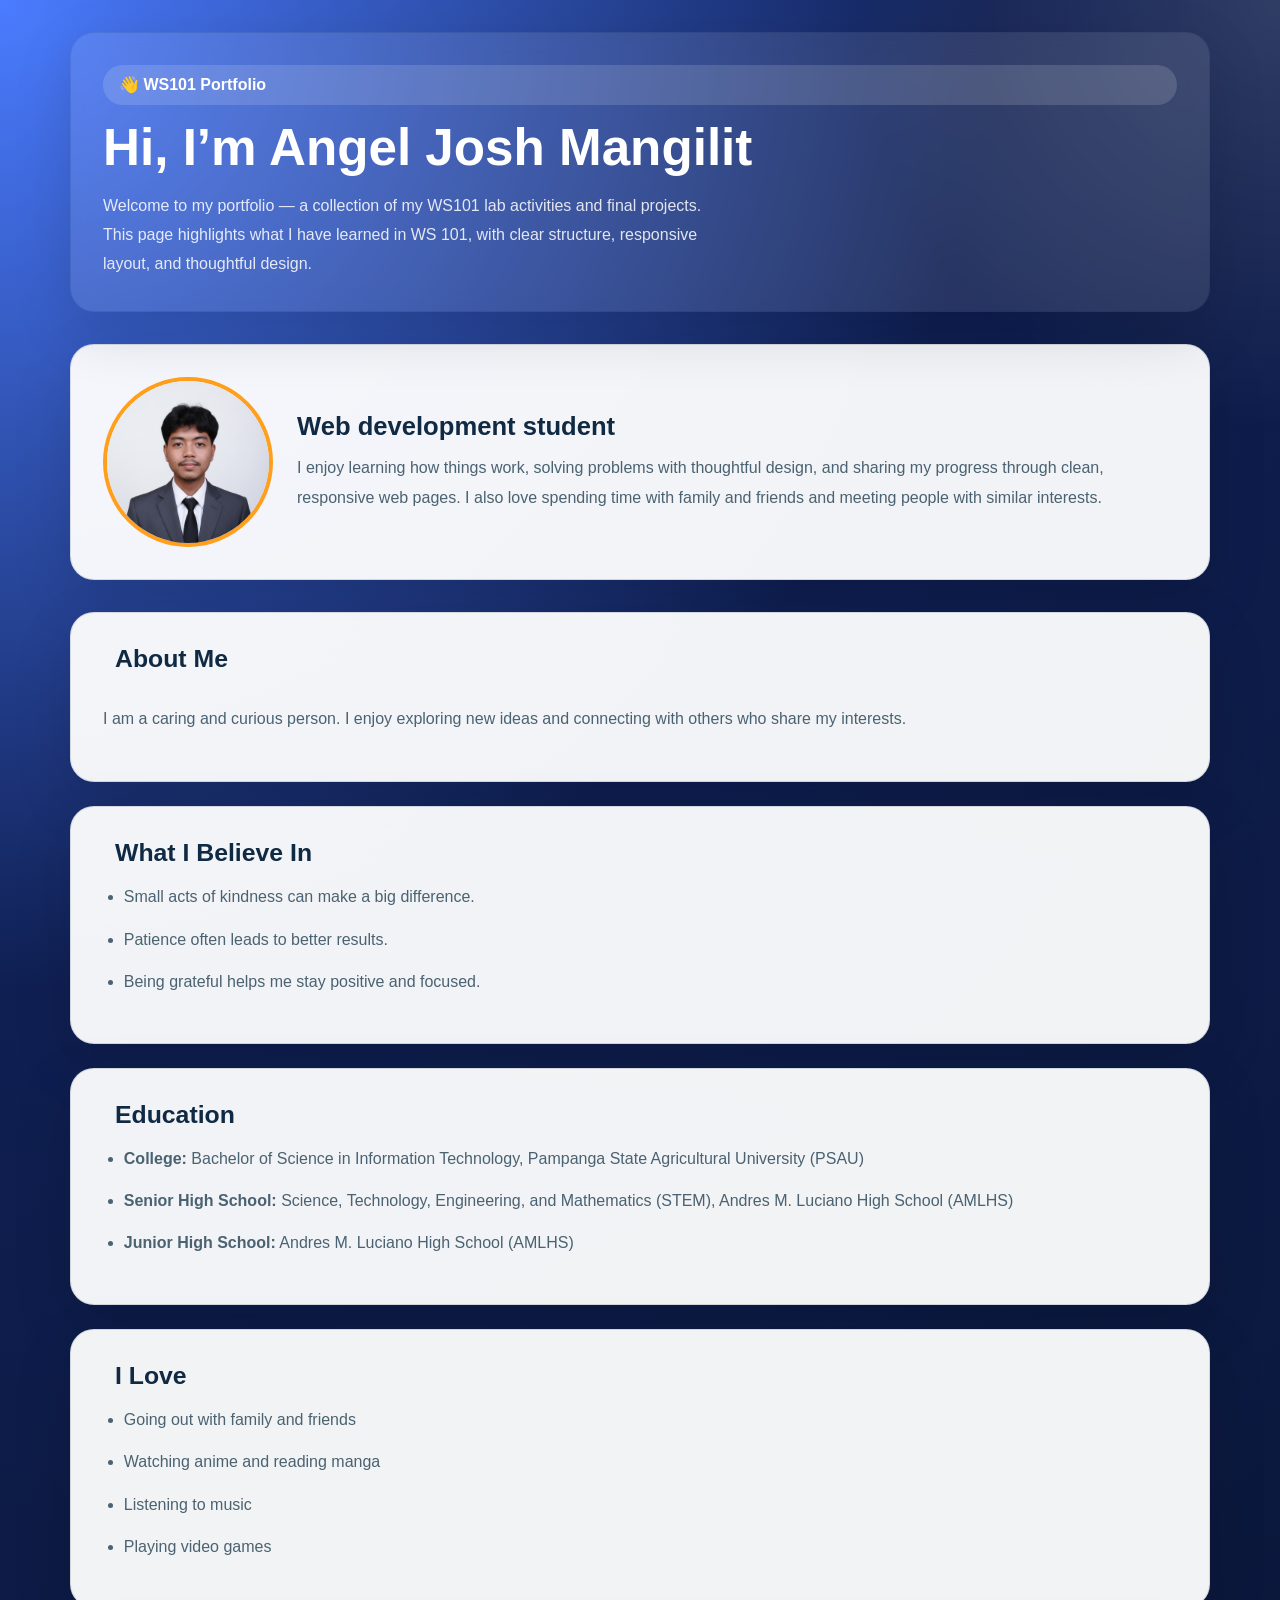
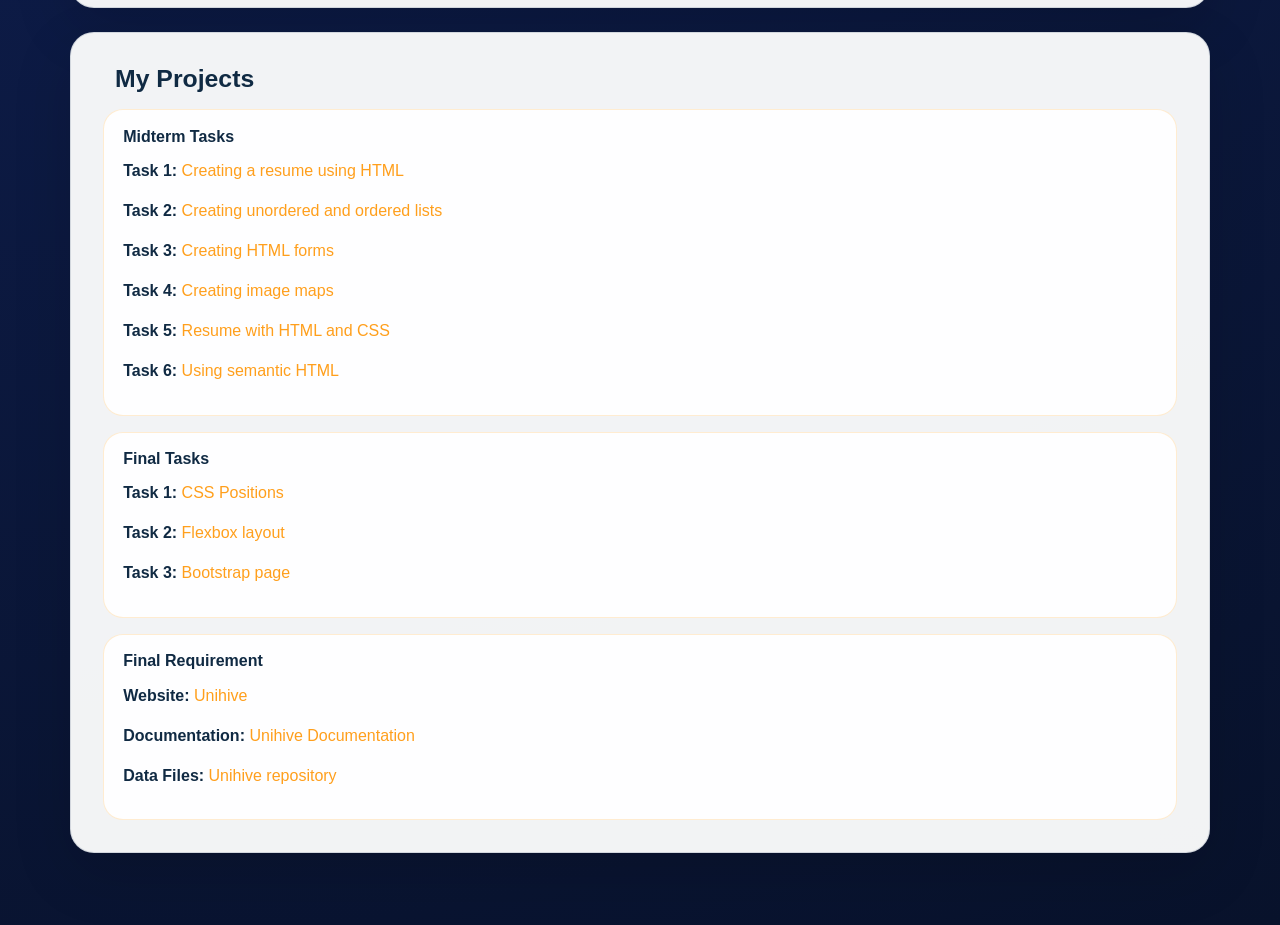
<file: index.html>
<!DOCTYPE html>
<html lang="en">
<head>
<meta charset="UTF-8">
<meta name="viewport" content="width=device-width, initial-scale=1.0">
<title>Angel Josh Mangilit | Portfolio</title>
<meta name="description" content="Portfolio of Angel Josh Mangilit showcasing WS101 lab activities and final projects.">

<style>
    :root {
        --bg: #0f1f52;
        --surface: rgba(255,255,255,0.95);
        --surface-soft: rgba(255,255,255,0.85);
        --accent: #ff9f1c;
        --accent-soft: #ffca7a;
        --text: #102a43;
        --text-muted: #4a6271;
        --border: rgba(15,45,78,0.14);
        --radius: 24px;
        --shadow: 0 20px 60px rgba(0,0,0,0.14);
    }

    * {
        box-sizing: border-box;
    }

    html {
        scroll-behavior: smooth;
    }

    body {
        margin: 0;
        min-height: 100vh;
        font-family: Inter, 'Segoe UI', Arial, sans-serif;
        color: var(--text);
        background: radial-gradient(circle at top left, #4b7cff 0%, #0f1f52 35%, #08122b 100%);
    }

    body::before {
        content: '';
        position: fixed;
        inset: 0;
        background: radial-gradient(circle at top right, rgba(255,255,255,0.14), transparent 28%);
        pointer-events: none;
    }

    img {
        display: block;
        max-width: 100%;
    }

    a {
        color: var(--accent);
        text-decoration: none;
        transition: color 180ms ease;
    }

    a:hover,
    a:focus {
        color: #ffd17a;
    }

    .page {
        width: min(1140px, calc(100% - 2rem));
        margin: 0 auto;
        padding: 2rem 0 3rem;
    }

    .site-header {
        display: grid;
        gap: 1.1rem;
        margin-bottom: 2rem;
        padding: 2rem;
        border: 1px solid var(--border);
        border-radius: var(--radius);
        background: rgba(255,255,255,0.1);
        backdrop-filter: blur(10px);
        box-shadow: var(--shadow);
    }

    .hero-badge {
        display: inline-flex;
        align-items: center;
        gap: 0.6rem;
        padding: 0.65rem 1rem;
        border-radius: 999px;
        background: rgba(255,255,255,0.14);
        color: #fff;
        font-weight: 700;
    }

    .site-header h1 {
        font-size: clamp(2.25rem, 4vw, 3.6rem);
        line-height: 1.02;
        margin: 0;
        color: #fff;
    }

    .site-header p {
        margin: 0;
        max-width: 68ch;
        color: rgba(255,255,255,0.86);
        line-height: 1.8;
        font-size: 1rem;
    }

    .profile-card {
        display: grid;
        grid-template-columns: 170px minmax(0, 1fr);
        gap: 1.5rem;
        align-items: center;
        padding: 2rem;
        margin-bottom: 2rem;
        background: var(--surface);
        border: 1px solid var(--border);
        border-radius: var(--radius);
        box-shadow: var(--shadow);
    }

    .profile-avatar {
        width: 170px;
        aspect-ratio: 1;
        border-radius: 50%;
        object-fit: cover;
        border: 4px solid var(--accent);
    }

    .profile-copy h2 {
        margin: 0 0 0.75rem;
        line-height: 1.2;
        font-size: clamp(1.6rem, 2vw, 2.2rem);
        color: var(--text);
    }

    .profile-copy p {
        margin: 0;
        color: var(--text-muted);
        line-height: 1.85;
    }

    .section-card {
        margin-bottom: 1.5rem;
        padding: 2rem;
        background: var(--surface);
        border-radius: var(--radius);
        border: 1px solid var(--border);
        box-shadow: var(--shadow);
    }

    .section-card h2 {
        margin: 0 0 1rem;
        display: inline-flex;
        align-items: center;
        gap: 0.75rem;
        font-size: 1.55rem;
        color: var(--text);
    }

    .section-card h2::before {
        content: attr(data-icon);
        font-size: 1.4rem;
    }

    .section-card p,
    .section-card li {
        color: var(--text-muted);
        line-height: 1.8;
    }

    .section-card ul {
        margin: 0;
        padding-left: 1.3rem;
    }

    .section-card li {
        margin-bottom: 0.85rem;
    }

    .projects-grid {
        display: grid;
        gap: 1rem;
    }

    .project-card {
        padding: 1.1rem 1.2rem;
        border-radius: 20px;
        background: rgba(255,255,255,0.92);
        border: 1px solid rgba(255,159,28,0.2);
    }

    .project-card strong {
        display: inline-block;
        margin-bottom: 0.35rem;
        color: var(--text);
    }

    .project-card p {
        margin: 0.35rem 0;
        color: var(--text-muted);
    }

    .site-footer {
        margin-top: 2rem;
        padding-top: 0.75rem;
        color: rgba(255,255,255,0.75);
        font-size: 0.95rem;
        text-align: center;
    }

    @media (max-width: 760px) {
        .profile-card {
            grid-template-columns: 1fr;
            text-align: center;
        }

        .profile-copy {
            display: grid;
            place-items: center;
        }

        .profile-copy h2 {
            text-align: center;
        }
    }
</style>
</head>
<body>
<div class="page">
    <header class="site-header">
        <span class="hero-badge">👋 WS101 Portfolio</span>
        <h1>Hi, I’m Angel Josh Mangilit</h1>
        <p>Welcome to my portfolio — a collection of my WS101 lab activities and final projects. This page highlights what I have learned in WS 101, with clear structure, responsive layout, and thoughtful design.</p>
    </header>

    <section class="profile-card">
        <img src="images/Josh.png" alt="Portrait of Angel Josh Mangilit" class="profile-avatar">
        <div class="profile-copy">
            <h2>Web development student</h2>
            <p>I enjoy learning how things work, solving problems with thoughtful design, and sharing my progress through clean, responsive web pages. I also love spending time with family and friends and meeting people with similar interests.</p>
        </div>
    </section>

    <main>
        <article class="section-card" id="about-me" data-icon="🙎‍♂️">
            <h2>About Me</h2>
            <p>I am a caring and curious person. I enjoy exploring new ideas and connecting with others who share my interests.</p>
        </article>

        <article class="section-card" id="believe-in" data-icon="💡">
            <h2>What I Believe In</h2>
            <ul>
                <li>Small acts of kindness can make a big difference.</li>
                <li>Patience often leads to better results.</li>
                <li>Being grateful helps me stay positive and focused.</li>
            </ul>
        </article>

        <article class="section-card" id="education" data-icon="🎓">
            <h2>Education</h2>
            <ul>
                <li><strong>College:</strong> Bachelor of Science in Information Technology, Pampanga State Agricultural University (PSAU)</li>
                <li><strong>Senior High School:</strong> Science, Technology, Engineering, and Mathematics (STEM), Andres M. Luciano High School (AMLHS)</li>
                <li><strong>Junior High School:</strong> Andres M. Luciano High School (AMLHS)</li>
            </ul>
        </article>

        <article class="section-card" id="i-love" data-icon="❤️">
            <h2>I Love</h2>
            <ul>
                <li>Going out with family and friends</li>
                <li>Watching anime and reading manga</li>
                <li>Listening to music</li>
                <li>Playing video games</li>
            </ul>
        </article>

        <article class="section-card" id="my-projects" data-icon="📂">
            <h2>My Projects</h2>
            <div class="projects-grid">
                <div class="project-card">
                    <strong>Midterm Tasks</strong>
                    <p><strong>Task 1:</strong> <a href="Midterm Lab Task 1/Resume.html" target="_blank">Creating a resume using HTML</a></p>
                    <p><strong>Task 2:</strong> <a href="Midterm Lab Task 2/ul and ol .html" target="_blank">Creating unordered and ordered lists</a></p>
                    <p><strong>Task 3:</strong> <a href="Midterm Lab Task 3/HTML_Forms.html" target="_blank">Creating HTML forms</a></p>
                    <p><strong>Task 4:</strong> <a href="Midterm Lab Task 4/Image Maps.html" target="_blank">Creating image maps</a></p>
                    <p><strong>Task 5:</strong> <a href="Midterm Lab Task 5/Resume2.html" target="_blank">Resume with HTML and CSS</a></p>
                    <p><strong>Task 6:</strong> <a href="Midterm Lab Task 6/LabTask6-1.html" target="_blank">Using semantic HTML</a></p>
                </div>

                <div class="project-card">
                    <strong>Final Tasks</strong>
                    <p><strong>Task 1:</strong> <a href="Final Task 1/CSS Positions.html" target="_blank">CSS Positions</a></p>
                    <p><strong>Task 2:</strong> <a href="Final Task 2/FlexBox.html" target="_blank">Flexbox layout</a></p>
                    <p><strong>Task 3:</strong> <a href="Final Task 3/Bootstrap.html" target="_blank">Bootstrap page</a></p>
                </div>

                <div class="project-card">
                    <strong>Final Requirement</strong>
                    <p><strong>Website:</strong> <a href="https://jlagorto1984-tech.github.io/Unihive/" target="_blank">Unihive</a></p>
                    <p><strong>Documentation:</strong> <a href="https://drive.google.com/drive/folders/1v2Meu2Tu0Sh5iAyBQ-KaigyZbeSigam3l?usp=sharing" target="_blank">Unihive Documentation</a></p>
                    <p><strong>Data Files:</strong> <a href="https://github.com/jlagorto1984-tech/Unihive.git" target="_blank">Unihive repository</a></p>
                </div>
            </div>
        </article>
    </main>

</div>
</body>
</html>
</file>
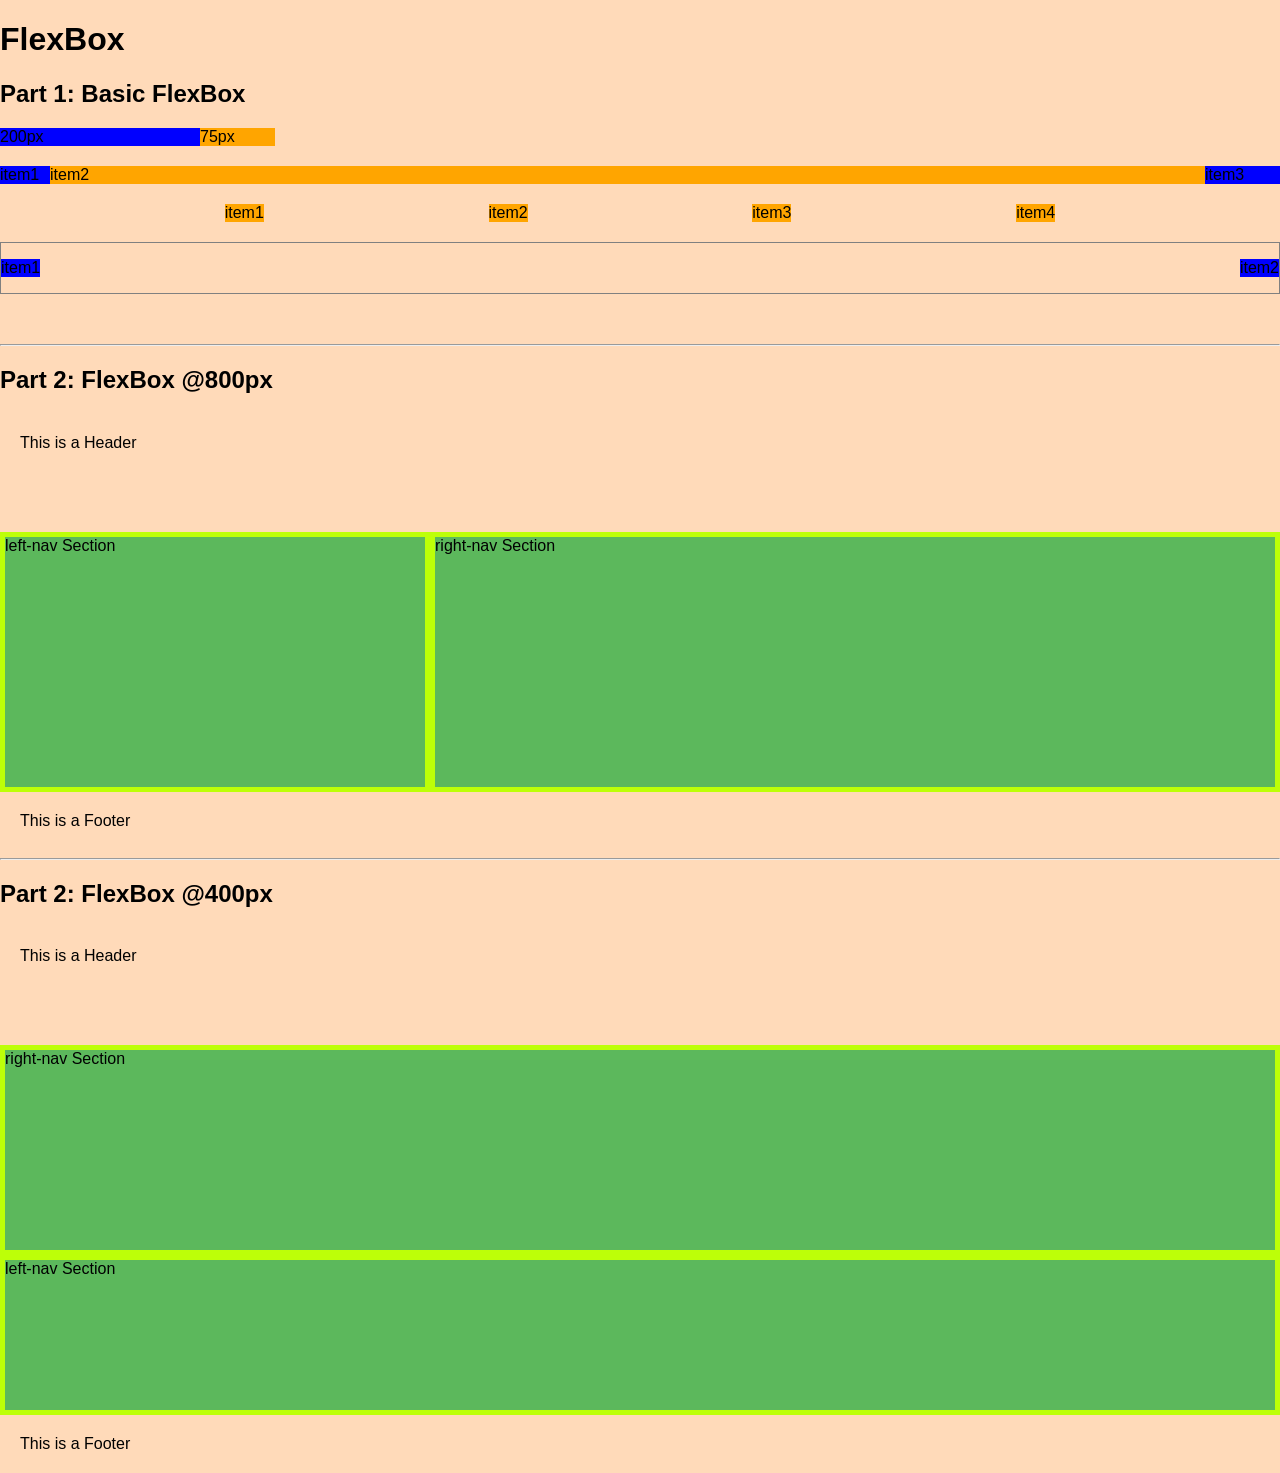
<file: Final Task 2/FlexBox.html>
<!DOCTYPE html>
<html lang="en">
<head>
    <meta charset="UTF-8">
    <meta name="viewport" content="width=device-width, initial-scale=1.0">
    <title>FlexBox</title>

<style>
    /* PART 1 */
    .flex-container1 {
        display: flex;
        flex-direction: row;
    }

    .flex-container2 {
        display: flex;
        flex-direction: row;
        justify-content: space-evenly;
    }

    .flex-container3 {
        display: flex;
        justify-content: space-between;
        height: 50px;
        border: 1px solid gray;
        align-items: center;
    }

    /* PART 2 @800 */
    .container2 {
        display: flex;
        flex-direction: column;
    }

    body{
        margin: 0;
        font-family: Arial, sans-serif;
        background-color: peachpuff;
    }

    .header2, .footer2 {
        text-align: left;
        padding: 20px;
    }

    .header2 {
        top: 0;
    }

    .footer2 {
        bottom: 0;
    }

    .main-container2 {
        display: flex;
        margin-top: 60px; /* Account for fixed header */
    }
    .left-nav2 {
        flex: 1;
    }
    .right-nav2 {
        flex: 2;
    }

    .section2 {
        background-color: #5cb85c;
        border: 2px solid #bdff08;
        height: 250px;
    }

    .left-nav2, .right-nav2 {
        background-color: #5cb85c;
        border: 5px solid #bdff08;
        height: 250px;
    }

    @media (max-width: 800px) {
        .main-container2 {
            flex-direction: column;
        }
        .left-nav2, .right-nav2 {
            width: 100%;
            height: 200px;
        }
    }

    /* PART 2 @400 */
    .header3, .footer3 {
        text-align: left;
        padding: 20px;
    }

    .header3 {
        top: 0;
    }

    .footer3 {
        bottom: 0;
    }

    .main-container3 {
        display: flex;
        margin-top: 60px; /* Account for fixed header */
        flex-direction: column-reverse;
    }

    .section3 {
        background-color: #5cb85c;
        border: 2px solid #bdff08;
    }

    .left-nav3{
        background-color: #5cb85c;
        border: 5px solid #bdff08;
        height: 150px;
    }
    .right-nav3 {
        background-color: #5cb85c;
        border: 5px solid #bdff08;
        height: 200px;
    }

    @media (max-width: 400px) {
        .main-container3 {
            flex-direction: row;
        }
        .left-nav3{
            flex: 1;
            height: 150px;
        }
        .right-nav3 {
            flex: 2;
            height: 150px;
        }
    }
</style>
</head>
<body>
    <h1>FlexBox</h1>

    <!-- PART 1 -->
    <h2>Part 1: Basic FlexBox</h2>
    <div class="flex-container1">
        <div style="background-color: blue; width: 200px;">
            200px
        </div>
        <div style="background-color: orange; width: 75px;">
            75px
        </div>
    </div>

    <div class="flex-container1" style="margin-top: 20px;">
        <div style="background-color: blue; width: 50px;">item1</div>
        <div style="background-color: orange; flex: 1;">item2</div>
        <div style="background-color: blue; width: 75px;">item3</div>
    </div>

    <div class="flex-container2" style="margin-top: 20px;">
        <div style="background-color: orange;">item1</div> 
        <div style="background-color: orange;">item2</div> 
        <div style="background-color: orange;">item3</div> 
        <div style="background-color: orange;">item4</div>
    </div>

    <div class="flex-container3" style="margin-top: 20px; margin-bottom: 50px;">
        <div style="background-color: blue;">item1</div>
        <div style="background-color: blue;">item2</div> 
    </div>

    <hr>

    <!-- PART 2 @800 -->
    <h2>Part 2: FlexBox @800px</h2>
    <header class="header2">This is a Header</header>
    
    <div class="container2">
        <div class="main-container2">
            <section class="left-nav2">left-nav Section</section>
            <section class="right-nav2">right-nav Section</section>
        </div>
        <footer class="footer2">This is a Footer</footer>
    </div>

    <hr>

    <!-- PART 2 @400 -->
    <h2>Part 2: FlexBox @400px</h2>
    <header class="header3">This is a Header</header>
    
    <div class="main-container3">
        <section class="left-nav3">left-nav Section</section>
        <section class="right-nav3">right-nav Section</section>
    </div>

    <footer class="footer3">This is a Footer</footer>
    
</body>
</html>
</file>
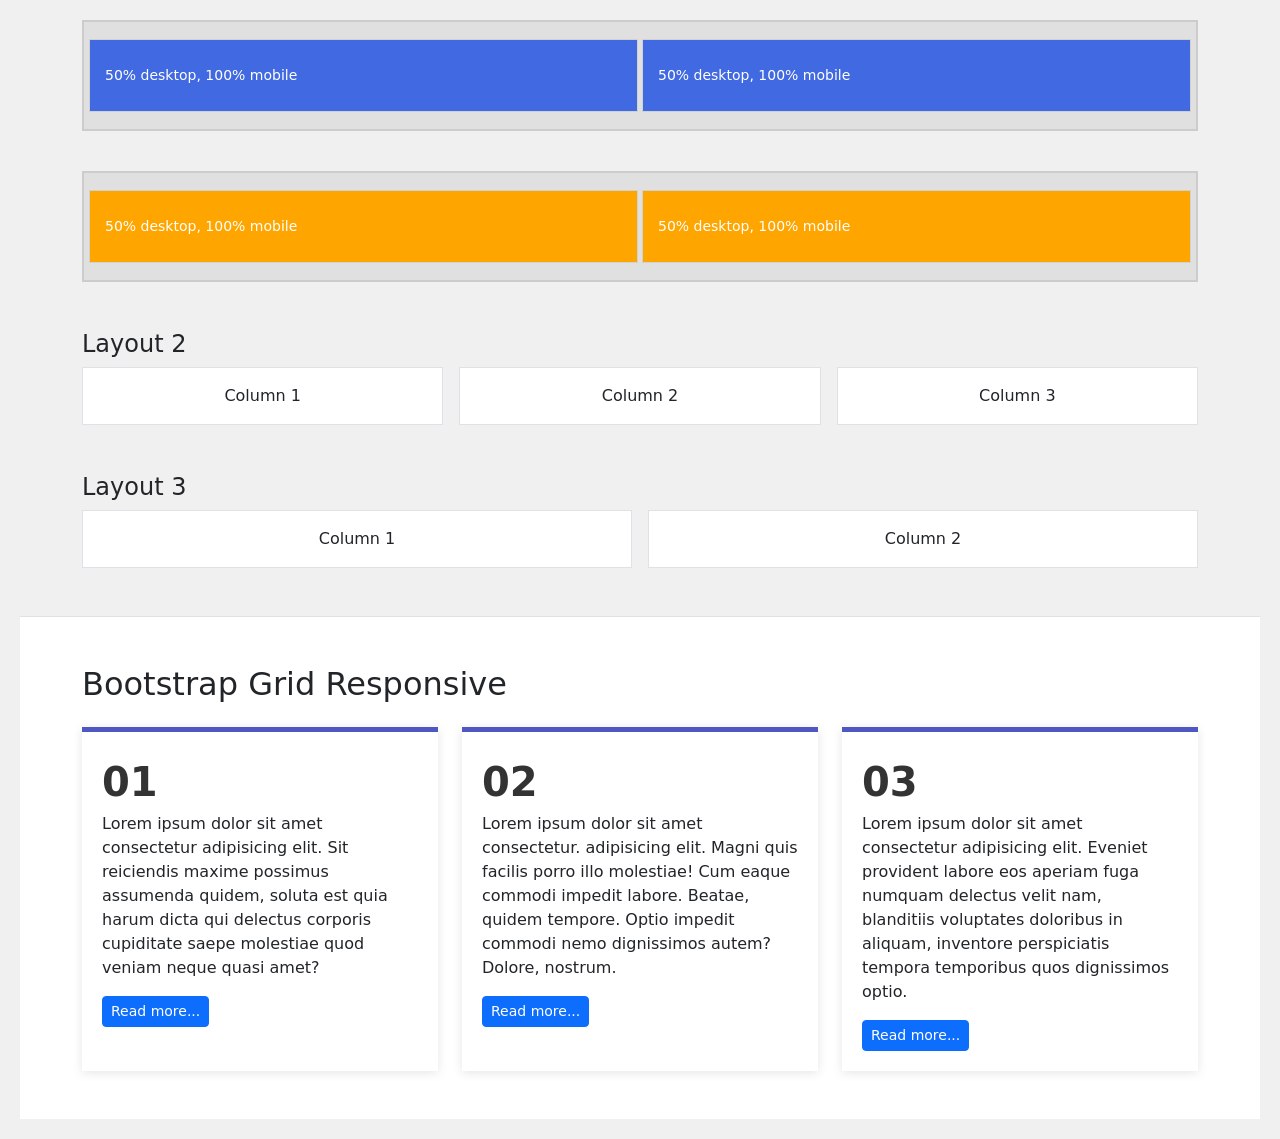
<file: Final Task 3/Bootstrap.html>
<!DOCTYPE html>
<html lang="en">
<head>
    <meta charset="UTF-8">
    <meta name="viewport" content="width=device-width, initial-scale=1.0">
    <title>Bootstrap Finals Task 3</title>
    <link href="https://cdn.jsdelivr.net/npm/bootstrap@5.3.0/dist/css/bootstrap.min.css" rel="stylesheet">
    
    <style>
        /* General styling to match the image background */
        body {
            background-color: #f0f0f0;
            padding: 20px;
        }

        /* Container styling to match the light grey wrappers in the image  */
        .layout-wrapper {
            background-color: #e0e0e0;
            padding: 15px;
            border: 2px solid #ccc;
            margin-bottom: 40px;
        }

        
        .box-green {
            background-color: royalblue;
            color: white;
            padding: 25px 15px;
            border: 1px solid #d1d1d1;
            font-size: 14px;
        }

        
        .box-purple {
            background-color: orange; /* Purple from image */
            color: white;
            padding: 25px 15px;
            border: 1px solid #d1d1d1;
            font-size: 14px;
        }

        /* Column spacing fix to replicate the thin gutters in the image */
        .row.tight-gutter > [class*='col-'] {
            padding-right: 2px;
            padding-left: 2px;
            padding-top: 2px;
            padding-bottom: 2px;
        }

        /* Card Styling for Layout 4 [cite: 24] */
        .custom-card {
            background: #fff;
            border-top: 5px solid #4f57c2;
            box-shadow: 0 2px 10px rgba(0,0,0,0.1);
            padding: 20px;
            height: 100%;
        }
        .card-num {
            font-size: 2.5rem;
            font-weight: bold;
            color: #333;
        }
    </style>
</head>
<body>

<div class="container">
    <div class="layout-wrapper">
        <div class="row tight-gutter">
            <div class="col-12 col-md-6">
                <div class="box-green">50% desktop, 100% mobile</div>
            </div>
            <div class="col-12 col-md-6">
                <div class="box-green">50% desktop, 100% mobile</div>
            </div>
        </div>
    </div>

    <div class="layout-wrapper">
        <div class="row tight-gutter">
            <div class="col-12 col-md-6">
                <div class="box-purple">50% desktop, 100% mobile</div>
            </div>
            <div class="col-12 col-md-6">
                <div class="box-purple">50% desktop, 100% mobile</div>
            </div>
        </div>
    </div>

    <h4 class="mt-5">Layout 2</h4>
    <div class="row g-3 mb-5 text-center">
        <div class="col-12 col-md-4"><div class="p-3 border bg-white">Column 1</div></div>
        <div class="col-12 col-md-4"><div class="p-3 border bg-white">Column 2</div></div>
        <div class="col-12 col-md-4"><div class="p-3 border bg-white">Column 3</div></div>
    </div>

    <h4>Layout 3</h4>
    <div class="row g-3 mb-5 text-center">
        <div class="col-12 col-md-6"><div class="p-3 border bg-white">Column 1</div></div>
        <div class="col-12 col-md-6"><div class="p-3 border bg-white">Column 2</div></div>
    </div>
</div>

<div class="container-fluid py-5 bg-white border-top">
    <div class="container">
        <h2 class="mb-4">Bootstrap Grid Responsive</h2>
        <div class="row g-4">
            <div class="col-12 col-md-6 col-lg-4">
                <div class="custom-card">
                    <div class="card-num">01</div>
                    <p>Lorem ipsum dolor sit amet consectetur adipisicing elit. Sit reiciendis maxime possimus assumenda quidem, soluta est quia harum dicta qui delectus corporis cupiditate saepe molestiae quod veniam neque quasi amet?</p>
                    <button class="btn btn-primary btn-sm">Read more...</button>
                </div>
            </div>

            <div class="col-12 col-md-6 col-lg-4">
                <div class="custom-card">
                    <div class="card-num">02</div>
                    <p>Lorem ipsum dolor sit amet consectetur. adipisicing elit. Magni quis facilis porro illo molestiae! Cum eaque commodi impedit labore. Beatae, quidem tempore. Optio impedit commodi nemo dignissimos autem? Dolore, nostrum.</p>
                    <button class="btn btn-primary btn-sm">Read more...</button>
                </div>
            </div>

            <div class="col-12 col-md-12 col-lg-4">
                <div class="custom-card">
                    <div class="card-num">03</div>
                    <p>Lorem ipsum dolor sit amet consectetur adipisicing elit. Eveniet provident labore eos aperiam fuga numquam delectus velit nam, blanditiis voluptates doloribus in aliquam, inventore perspiciatis tempora temporibus quos dignissimos optio.</p>
                    <button class="btn btn-primary btn-sm">Read more...</button>
</div>
            </div>
        </div>
    </div>
</div>

</body>
</html>
</file>
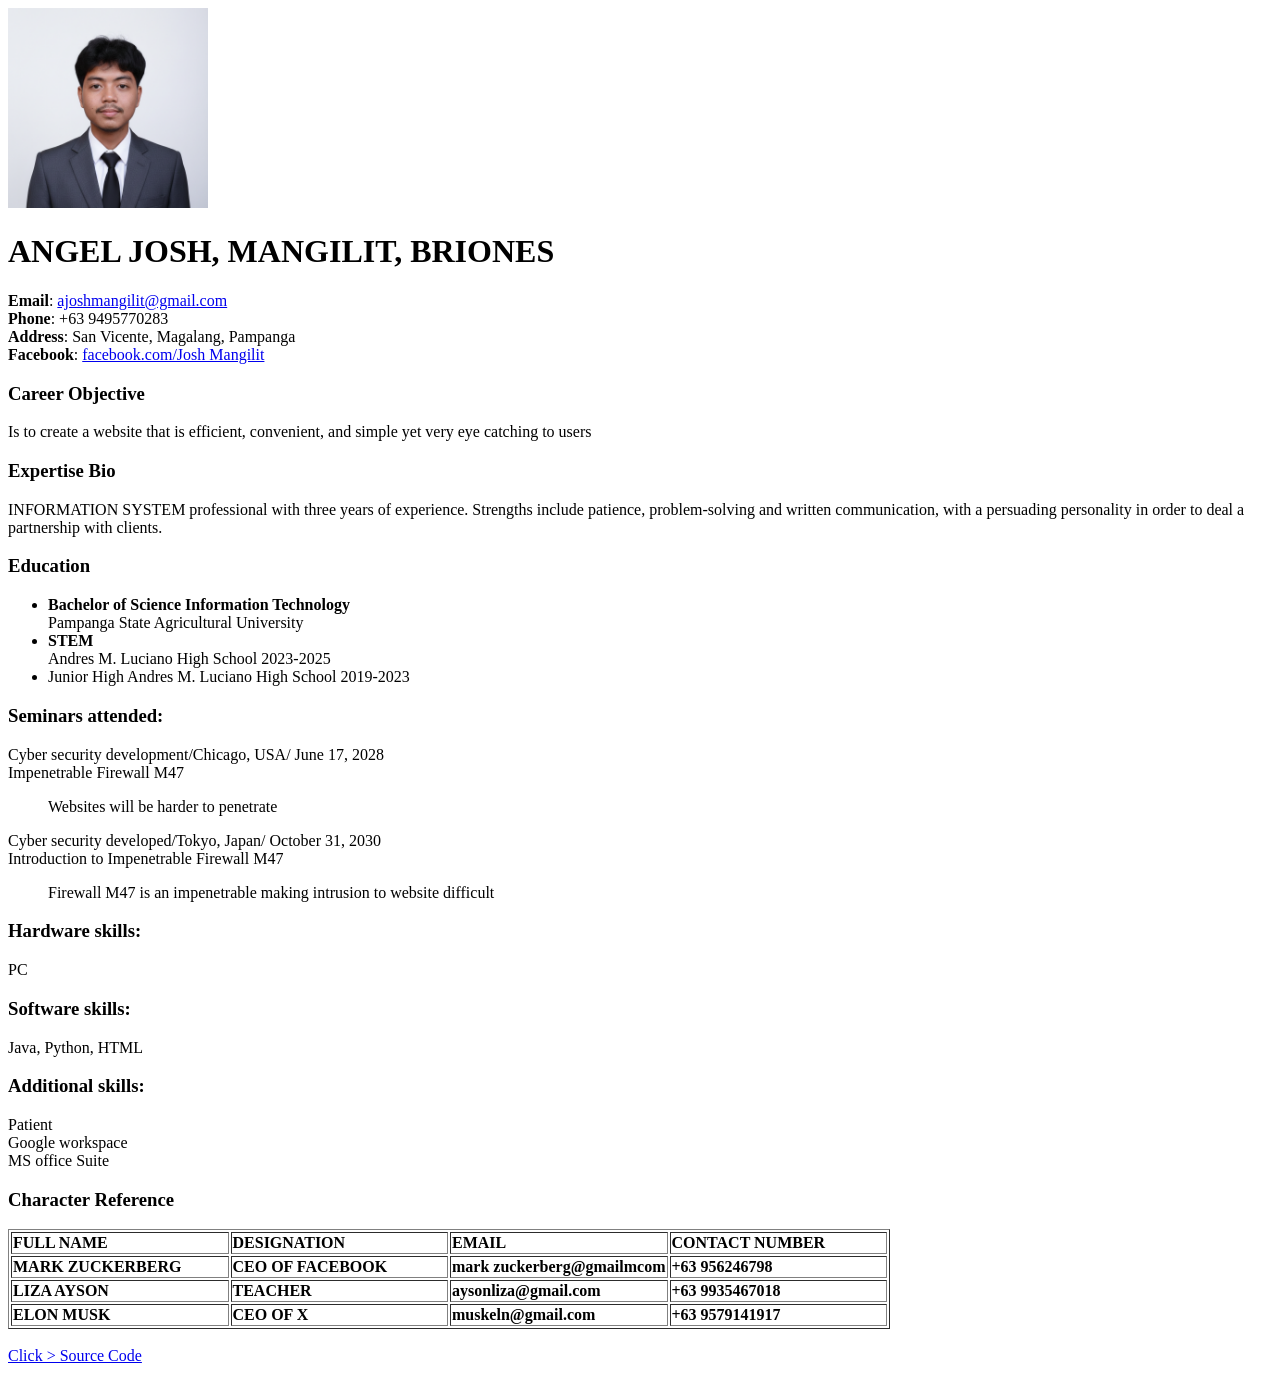
<file: Midterm Lab Task 1/Joshiwashi.html>
<!DOCTYPE html>

<html>

<head>
  <meta http-equiv="CONTENT-TYPE" content="text/html; charset=UTF-8">
  <title>Resume</title>
</head>

<body>
  <img src="Josh.png" width="200" height="200">


  <h1>
    <b>ANGEL JOSH, MANGILIT, BRIONES</b>
  </h1>

  <p>
    <b>Email</b>: <a href="mailto:ajoshmangilit@gmail.com">ajoshmangilit@gmail.com</a><br>
    <b>Phone</b>: +63 9495770283<br>
    <b>Address</b>: San Vicente, Magalang, Pampanga<br>
    <b>Facebook</b>: <a href="https://www.facebook.com/share/1KtcSSVsGE/">facebook.com/Josh Mangilit</a><br>
  </p>

  <h3><b>Career Objective</b></h3>
  <p>Is to create a website that is efficient, convenient, and simple yet very eye catching to users</p>
  <h3><b>Expertise Bio</b></h3>
  <p>
    INFORMATION SYSTEM professional with three years of experience. Strengths include patience, problem-solving and
    written communication, with a persuading personality in order to deal a partnership with clients.
  </p>
  <h3><b>Education</b></h3>
  <ul style="circle">
    <li><b>Bachelor of Science Information Technology</b><br> Pampanga State Agricultural University</li>
    <li><b>STEM</b><br> Andres M. Luciano High School 2023-2025</li>
    <li>Junior High Andres M. Luciano High School 2019-2023</li>
  </ul>
  <h3><b>Seminars attended:</b></h3>
  <p>
    Cyber security development/Chicago, USA/ June 17, 2028<br>
    Impenetrable Firewall M47<br>
  <ul>
    Websites will be harder to penetrate
  </ul>
  </p>
  <p>
    Cyber security developed/Tokyo, Japan/ October 31, 2030<br>
    Introduction to Impenetrable Firewall M47<br>
  <ul>
    Firewall M47 is an impenetrable making intrusion to website difficult
  </ul>
  </p>
  <h3><b>Hardware skills:</b></h3>
  <p>PC</p>
  <h3><b>Software skills:</b></h3>
  <p>Java, Python, HTML</p>
  <h3><b>Additional skills:</b></h3>

  <p>Patient<br>
    Google workspace<br>
    MS office Suite<br>
  </p>
  <h3><b>Character Reference</b></h3>
  <table border="1px">
    <tr>
      <td width="25%"><b>FULL NAME</b></td>
      <td width="25%"><b>DESIGNATION</b></td>
      <td width="25%"><b>EMAIL</b></td>
      <td widtb="25%"><b>CONTACT NUMBER</b></td>
    </tr>
    <tr>
      <td width="25%"><b>MARK ZUCKERBERG</b></td>
      <td width="25%"><b>CEO OF FACEBOOK</b></td>
      <td width="25%"><b>mark zuckerberg@gmailmcom</b></td>
      <td widtb="25%"><b>+63 956246798</b></td>
    </tr>
    <tr>
      <td width="25%"><b>LIZA AYSON</b></td>
      <td width="25%"><b>TEACHER</b></td>
      <td width="25%"><b>aysonliza@gmail.com</b></td>
      <td widtb="25%"><b>+63 9935467018</b></td>
    </tr>
    <tr>
      <td width="25%"><b>ELON MUSK</b></td>
      <td width="25%"><b>CEO OF X</b></td>
      <td width="25%"><b>muskeln@gmail.com</b></td>
      <td widtb="25%"><b>+63 9579141917</b></td>
    </tr>
  </table>
  <br>
<a href="code.png">Click > Source Code</a>
</body>
</html>
</file>
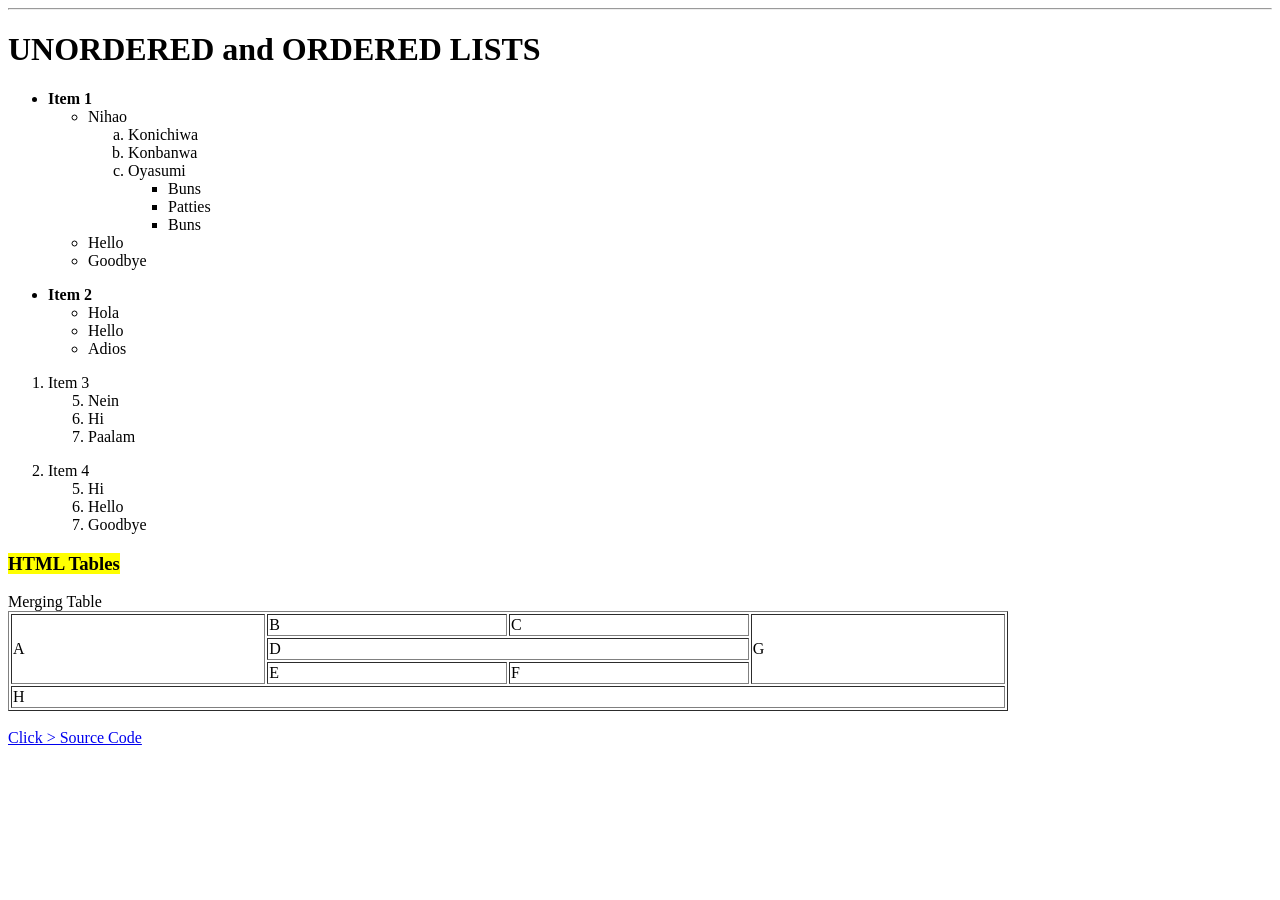
<file: Midterm Lab Task 2/ul and ol .html>
<!DOCTYPE html>

<html>
<head>
  <meta http-equiv="CONTENT-TYPE" content="text/html; charset=UTF-8">
  <title>Nested table</title>
</head>
<hr>
<body>
	<h1>UNORDERED and ORDERED LISTS</h1>
	  
  <ul>
	 <li><b>Item 1</b></li>
	 <ul>
	  <li>Nihao</li>
	   <ol type="a">
	     <li>Konichiwa</li>
	     <li>Konbanwa</li>
	     <li>Oyasumi</li>
	   
	      <ul type="box">
	      	<li>Buns</li>
	      	<li>Patties</li>
	      	<li>Buns</li>
	      </ul>
	    </ol>
	  <li>Hello</li>
		<li>Goodbye</li>
	 </ul>
	</ul>
	
	<ul>
		<li><b>Item 2</b></li>
		<ul>
			<li>Hola</li>
			<li>Hello</li>
			<li>Adios</li>
		</ul>
	</ul>
	
	<ol>
		<li>Item 3</li>
		<ol start="5">
			<li>Nein</li>
			<li>Hi</li>
			<li>Paalam</li>
		</ol>
	</ol>
	
	<ol start="2">
		<li>Item 4</li>
		<ol start="5">
			<li>Hi</li>
			<li>Hello</li>
			<li>Goodbye</li>
		</ol>
	</ol>
	
	<h3><mark>HTML Tables</mark></h3>
	<body>
		<table border="1px" ; width="1000" style="text-align; center"
			<th colspan="3">Merging Table</th>
			<tr>
					<td rowspan="3">A</td>
					<td>B</td>
					<td>C</td>
					<td rowspan="3">G</td>
			</tr>
			<tr>
					<td colspan="2">D</td>
			</tr>
			<tr>
					<td>E</td>
					<td>F</td>
			</tr>
			<tr>
				 <td colspan="4">H</td>
			</tr>
		</table>
		<br>
	<a href="code.png">Click > Source Code</a>	
	</body>
</body>
</html>
</file>
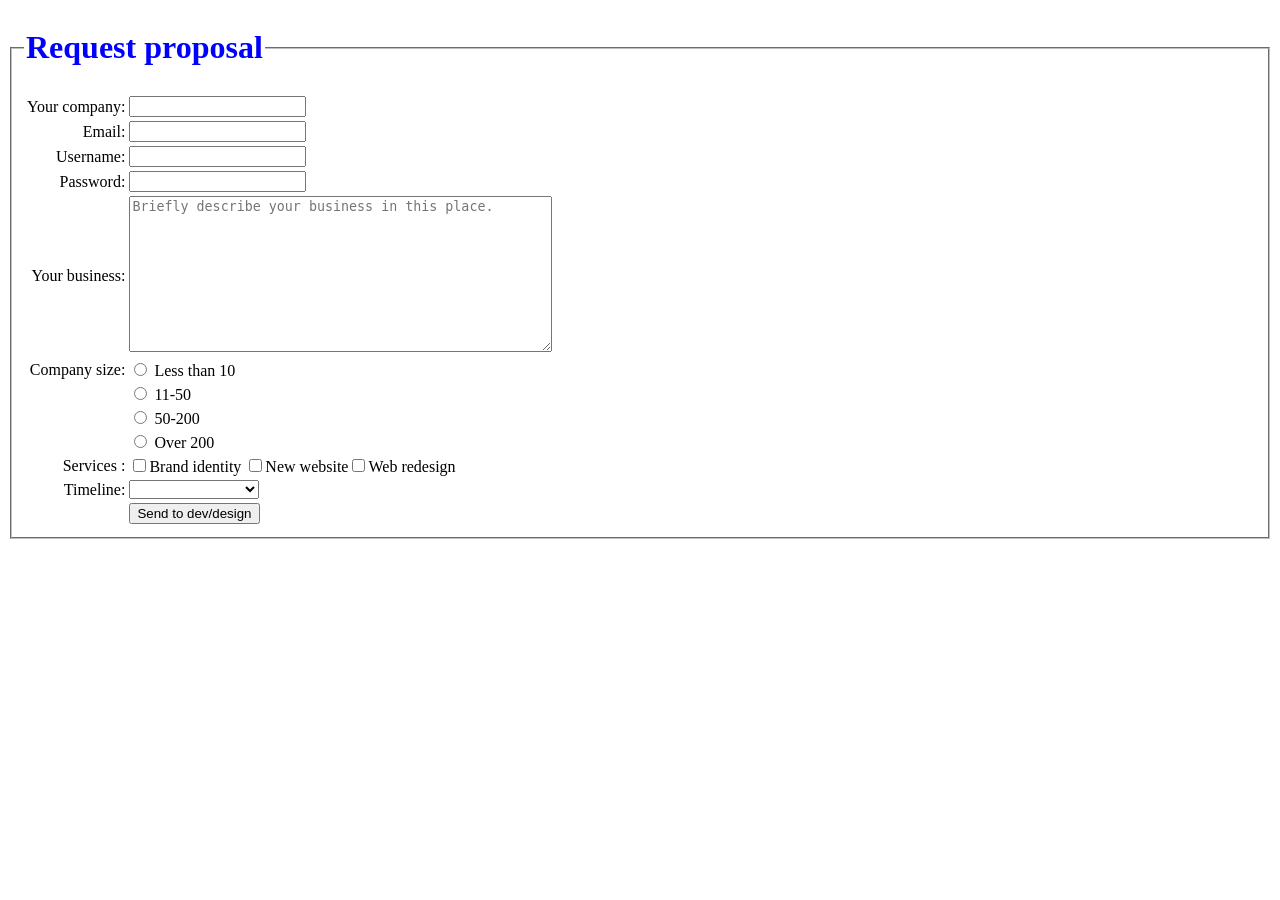
<file: Midterm Lab Task 3/HTML_Forms.html>
<!DOCTYPE html>
<html>

<head>
  <meta charset="UTF-8">
  <meta name="viewport" content="width=device-width, initial-scale=1">
  <title>HTML_Forms</title>
</head>
<body>
  <form>
  <fieldset>
  <legend><h1 style="color:blue;"</style>Request proposal</h1></legend>
    <table border="0px">
    <tr>
      <td align="right"> <label>Your company: </label></td> 
      <td><input type="text"></td>
    </tr>
    <tr>
      <td align="right"><label>Email: </label></td> 
      <td><input type="email"></td>
    </tr>
    <tr>
      <td align="right"> <label>Username: </label></td>
      <td><input type="text"></td>
    </tr>
    <tr>
      <td align="right"><label>Password: </label></td>
      <td><input type="password>"</td>
    </tr>
    <tr>
      <td align="right"> <label for="message">Your business: </label></td>
      <td><textarea name="message" id="message" cols="50" rows="10" placeholder="Briefly describe your business in this place."></textarea></td>
    </tr>
    <tr>
      <td align="right">Company size:</td>
      <td align="left"><input type="radio" id="Less than 10" value="Less than 10" name="Company size"> <label>Less than 10</label>
    </tr>
    <tr>
      <td></td>
      <td align="left"><input type="radio" id="" value="11-50" name="Company size"> <label>11-50</label>
    </tr>
    <tr>
      <td></td>
      <td align="left"><input type="radio" id="" value="50-200" name="Company size"> <label>50-200</label>
    </tr>
    <tr>
      <td></td>
      <td align="left"><input type="radio" id="" value="Over 200" name="Company size"> <label>Over 200</label>
    </tr>
    <tr>
      <td align="right">Services : </td>
      <td><input type="checkbox">Brand identity <input type="checkbox">New website<input type="checkbox">Web redesign</td>
    </tr>
    <tr>
      <td align="right">Timeline:</td>
      <td>
        <select>
          <option></option>
          <option>Immediately </option>
          <option>1 - 2 Weeks</option>
          <option>3 - 6 Weeks</option>
          <option>Weeks - 2 Months</option>
        </select>
    <tr>
      <td></td>
      <td align="left">
      <button type="submit">Send to dev/design </button>
      </td>
    </tr>
    </tr>
  </table>
  </fieldset>  
  </form>
</body>
</html>
</file>
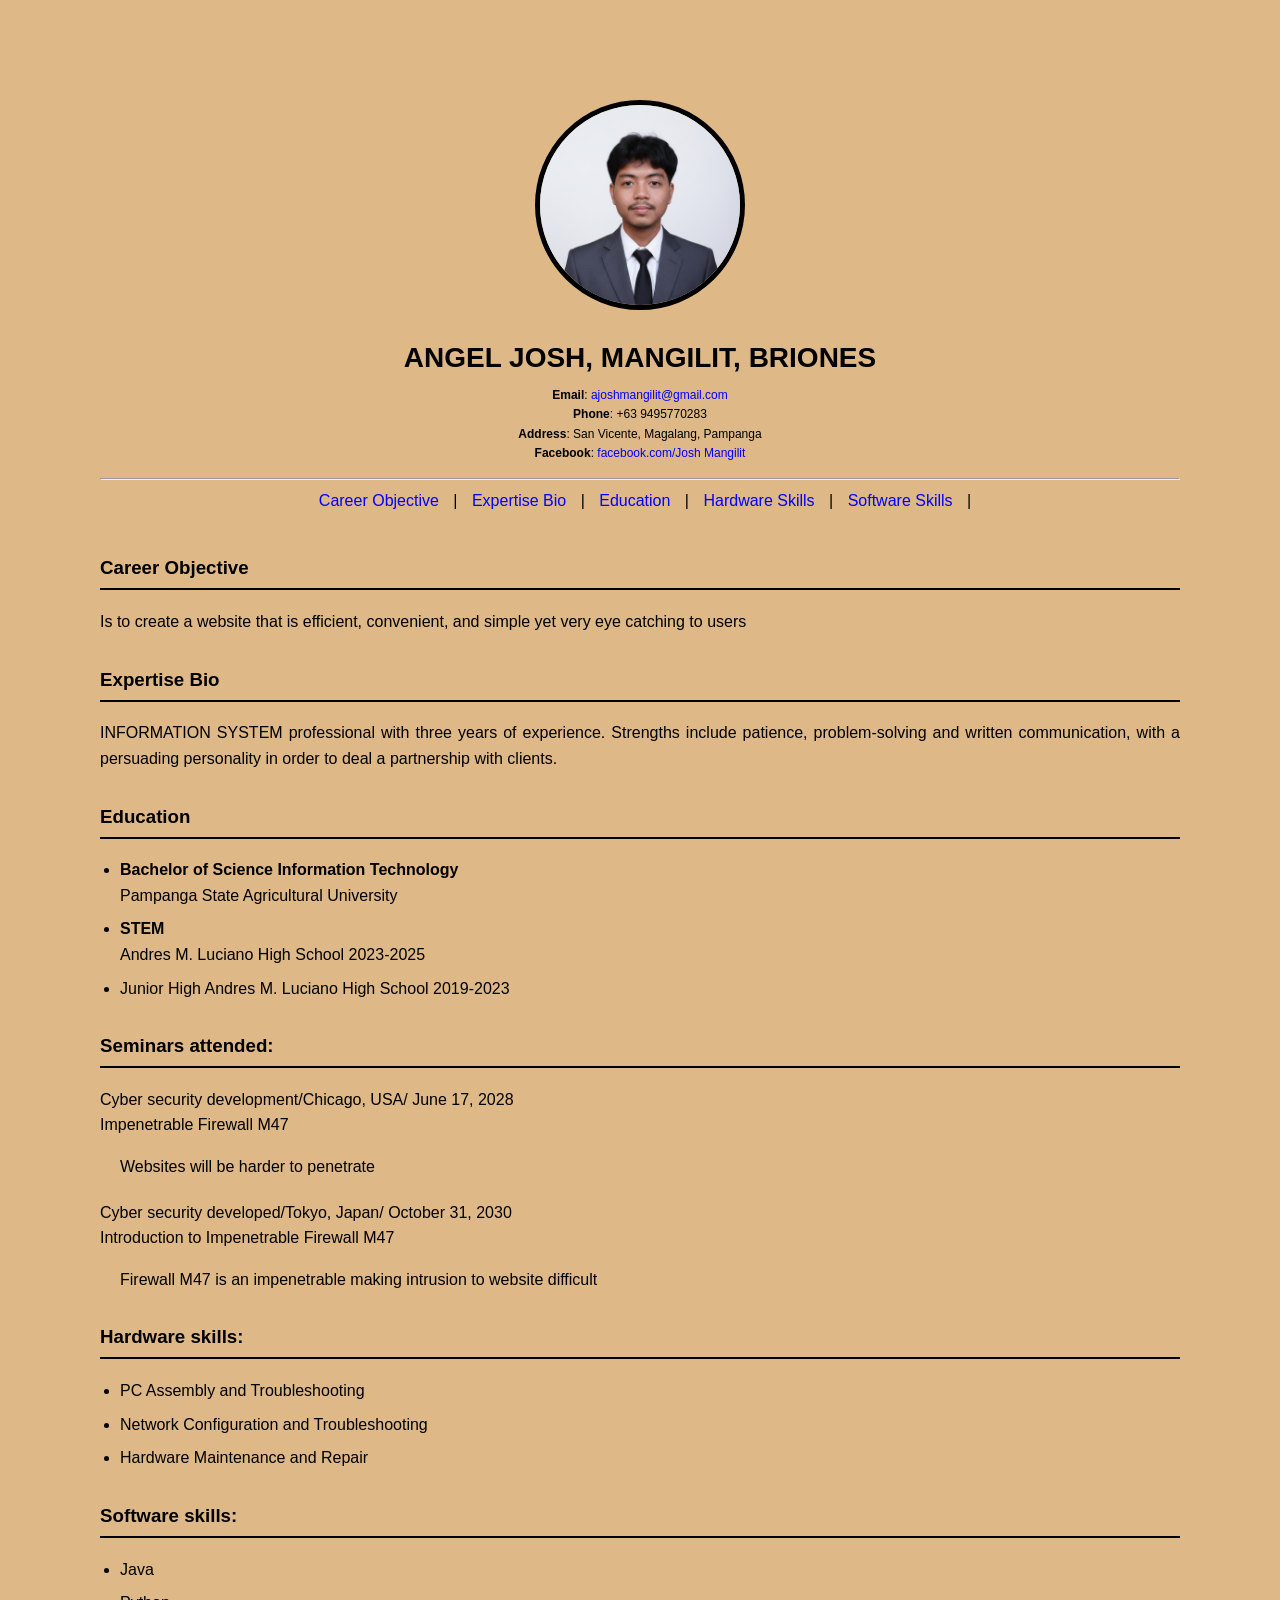
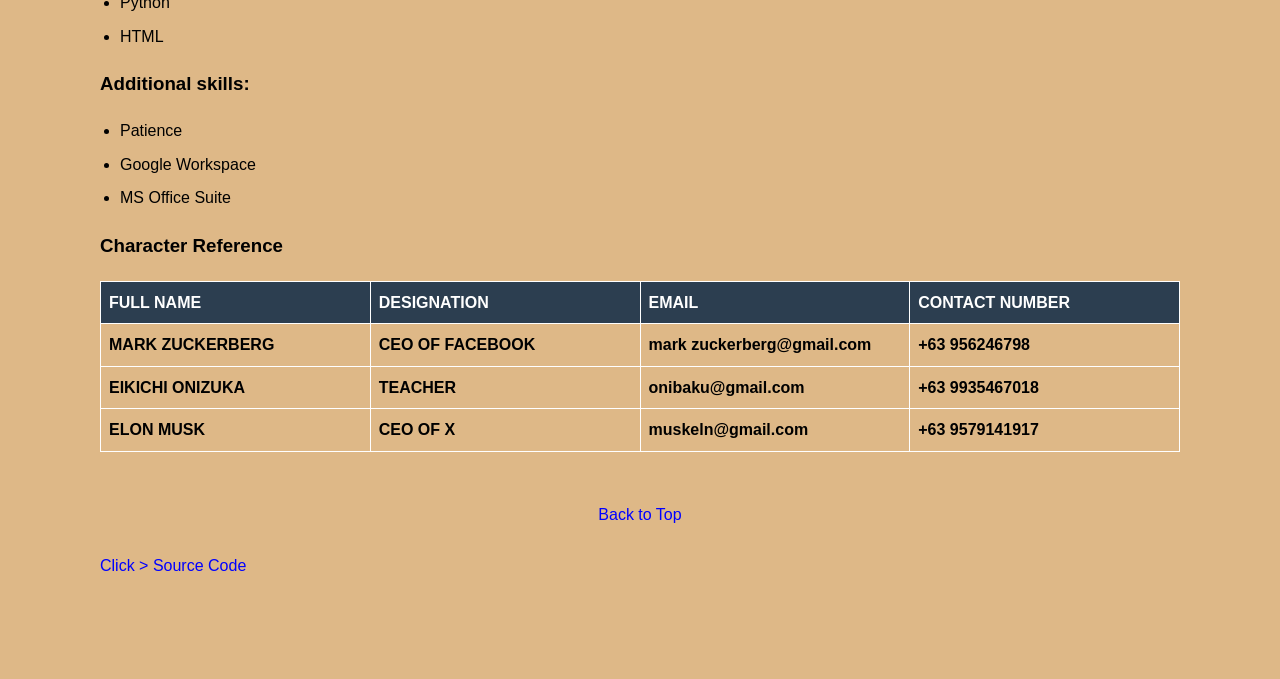
<file: Midterm Lab Task 5/Resume2.html>
<!DOCTYPE html>
<html>
<head>
  <meta http-equiv="CONTENT-TYPE" content="text/html; charset=UTF-8">
  <title>Resume</title>
  <style>
    body {
      background-color: burlywood; margin: 100px; font-family: Arial, sans-serif; line-height: 1.6; color: black;
    }
    .section-heading {
      color: black; border-bottom: 2px solid black; padding-bottom: 5px; margin-top: 30px;
    }
    p {
      margin-bottom: 15px; text-align: justify;
    }
    ul {
      margin-bottom: 20px; padding-left: 20px;
    }
    li {
      margin-bottom: 8px;
    }
    #header-info {
      text-align: center; font-size: 12px; margin-top: 10px;
    }
    #character-table {
      width: 100%; border-collapse: collapse; margin-top: 20px;
    }
    #character-table th, #character-table td {
      border: 1px solid white; padding: 8px; text-align: left;
    }
    a {
      text-decoration: none;
    }
    a:link { color:blue;}
    a:visited{ color:blueviolet;}
    a:hover{ color: orangered; font-weight: bold;}
    a:active{ color: yellow;}
    
    nav {
      text-align: center; margin-bottom: 40px;
    }
    nav a {
      margin: 0 10px;
    }
  </style>
</head>
<body id="top">

  <div style="text-align: center;">
  <img src="/images/Josh.png" width="200" height="200" style="border: 5px solid black; border-radius: 50%;"display: block; margin: 0 auto;">
  </div>

  <div id="header-info">
  <p>
  <h1 style="font-size: 28px; margin-bottom: 5px;">ANGEL JOSH, MANGILIT, BRIONES</h1>
    <b>Email</b>: <a href="mailto:ajoshmangilit@gmail.com">ajoshmangilit@gmail.com</a><br>
    <b>Phone</b>: +63 9495770283<br>
    <b>Address</b>: San Vicente, Magalang, Pampanga<br>
    <b>Facebook</b>: <a href="https://www.facebook.com/share/1KtcSSVsGE/">facebook.com/Josh Mangilit</a><br>
  </p>
  </div>

  <hr>
  
  <nav>
    <a href="#objective">Career Objective</a> |
    <a href="#expertise">Expertise Bio</a> |
    <a href="#education">Education</a> |
    <a href="#hardware">Hardware Skills</a> |
    <a href="#software">Software Skills</a> |
  </nav>

  <h3 id="objective" class="section-heading"><b>Career Objective</b></h3>
  <p>Is to create a website that is efficient, convenient, and simple yet very eye catching to users</p>
  <h3 id="expertise" class="section-heading"><b>Expertise Bio</b></h3>
  <p>
    INFORMATION SYSTEM professional with three years of experience. Strengths include patience, problem-solving and
    written communication, with a persuading personality in order to deal a partnership with clients.
  </p>
  <h3 id="education" class="section-heading"><b>Education</b></h3>
  <ul style="circle">
    <li><b>Bachelor of Science Information Technology</b><br> Pampanga State Agricultural University</li>
    <li><b>STEM</b><br> Andres M. Luciano High School 2023-2025</li>
    <li>Junior High Andres M. Luciano High School 2019-2023</li>
  </ul>
  <h3 class="section-heading"><b>Seminars attended:</b></h3>
  <p>
    Cyber security development/Chicago, USA/ June 17, 2028<br>
    Impenetrable Firewall M47<br>
  <ul>
    Websites will be harder to penetrate
  </ul>
  </p>
  <p>
    Cyber security developed/Tokyo, Japan/ October 31, 2030<br>
    Introduction to Impenetrable Firewall M47<br>
  <ul>
    Firewall M47 is an impenetrable making intrusion to website difficult
  </ul>
  </p>
  <h3 id="hardware" class="section-heading"><b>Hardware skills:</b></h3>
  <ul>
    <li>PC Assembly and Troubleshooting</li>
    <li>Network Configuration and Troubleshooting</li>
    <li>Hardware Maintenance and Repair</li>
  </ul>
  <h3 id="software" class="section-heading"><b>Software skills:</b></h3>
  <ul>
    <li>Java</li>
    <li>Python</li>
    <li>HTML</li>
  </ul>
  <h3><b>Additional skills:</b></h3>
  <ul>
    <li>Patience</li>
    <li>Google Workspace</li>
    <li>MS Office Suite</li>
  </ul>
  </p>
  <h3><b>Character Reference</b></h3>
  <table id="character-table">
    <thead>
    <tr style="background-color: #2c3e50; color: white;">
      <th width="25%"><b>FULL NAME</b></th>
      <th width="25%"><b>DESIGNATION</b></th>
      <th width="25%"><b>EMAIL</b></th>
      <th width="25%"><b>CONTACT NUMBER</b></th>
    </tr>
    </thead>
    <tbody></tbody>
    <tr>
      <td width="25%"><b>MARK ZUCKERBERG</b></td>
      <td width="25%"><b>CEO OF FACEBOOK</b></td>
      <td width="25%"><b>mark zuckerberg@gmail.com</b></td>
      <td width="25%"><b>+63 956246798</b></td>
    </tr>
    <tr>
      <td width="25%"><b>EIKICHI ONIZUKA</b></td>
      <td width="25%"><b>TEACHER</b></td>
      <td width="25%"><b>onibaku@gmail.com</b></td>
      <td width="25%"><b>+63 9935467018</b></td>
    </tr>
    <tr>
      <td width="25%"><b>ELON MUSK</b></td>
      <td width="25%"><b>CEO OF X</b></td>
      <td width="25%"><b>muskeln@gmail.com</b></td>
      <td width="25%"><b>+63 9579141917</b></td>
    </tr>
    </tbody>
  </table>

  <div style="margin-top: 50px; text-align: center;">
    <a href="#top" id="back-to-top">Back to Top</a>
  </div>
  <br>
<a href="code.png">Click > Source Code</a>
</body>
</html>
</file>
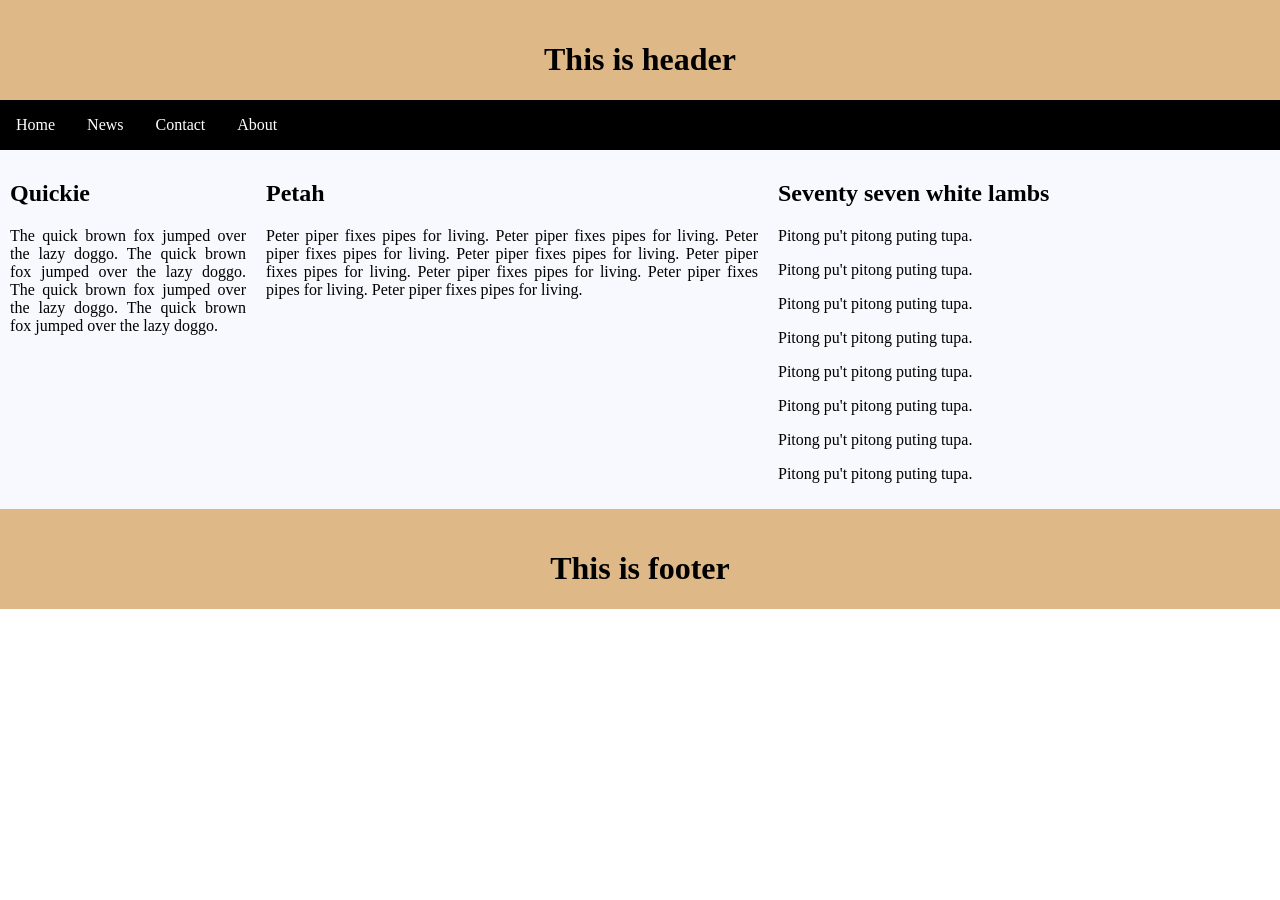
<file: Midterm Lab Task 7/semantic.html>
<!DOCTYPE html>
<html>

<head>
  <meta charset="UTF-8">
  <meta name="viewport" content="width=device-width, initial-scale=1">
  <title></title>
<style>
  * {
    box-sizing: border-box;
  }
  
  body {
    margin: 0px;
  }
  header, footer {
    background-color: burlywood;
    padding: 20px;
    text-align: center;
    clear: both;
    height:100px;
  }
  nav {
    background-color: black;
    height: 50px;
  }
  #navbar ul {
    list-style-type: none;
    margin: 0;
    padding: 0;
    overflow: hidden;
    background-color: black;
  }
  #navbar li {
    float: left;
  }
  #navbar a {
    display: block;
    color: white;
    padding: 16px;
    text-align: center;
    text-decoration: none;
  }
  #navbar li a:hover {
    background-color: blueviolet;
  }
  main {
    display: flex;
    flex-wrap: wrap;
    height: auto;
  }
  aside {
    flex: 1;
    background-color: ghostwhite;
    width: 20%;
    float: left;
    margin: 0px;
    height: auto;
    padding: 10px;
  }
  section, article {
    background-color: ghostwhite;
    width: 40%;
    margin: 0px;
    float: left;
    height: auto;
    padding: 10px;
  }
  p {
    text-align: justify;
    overflow-wrap: break-word;
  }
  
  @media screen and (max-width:800px){
    aside, section, article{
      width:100%;
      flex-direction: column;
    }
  }
</style>
</head>
<body>

  <header><h1>This is header</h1></header>
  <nav id="navbar">
    <ul>
      <li><a href="#home">Home</a></li>
      <li><a href="#news">News</a></li>
      <li><a href="#contact">Contact</a></li>
      <li><a href="#about">About</a></li>
    </ul>
  </nav>
  <main>
    <aside>
    <h2>Quickie</h2>
    <p>The quick brown fox jumped over the lazy doggo. The quick brown fox jumped over the lazy doggo. The quick brown fox jumped over the lazy doggo. The quick brown fox jumped over the lazy doggo.</p>
    </aside>
    <section>
      <h2>Petah</h2>
      <p>Peter piper fixes pipes for living. Peter piper fixes pipes for living. Peter piper fixes pipes for living. Peter piper fixes pipes for living. Peter piper fixes pipes for living. Peter piper fixes pipes for living. Peter piper fixes pipes for living. Peter piper fixes pipes for living.</p>
    </section>
    <article>
      <h2>Seventy seven white lambs</h2>
        <p>Pitong pu't pitong puting tupa.</p> <p>Pitong pu't pitong puting tupa.</p> <p>Pitong pu't pitong puting tupa.</p> <p>Pitong pu't pitong puting tupa.</p> <p>Pitong pu't pitong puting tupa.</p> <p>Pitong pu't pitong puting tupa.</p> <p>Pitong pu't pitong puting tupa.</p> <p>Pitong pu't pitong puting tupa.</p>
    </article>
    </main>
    <footer><h1>This is footer</h1></footer>
</body>
</html>
</file>
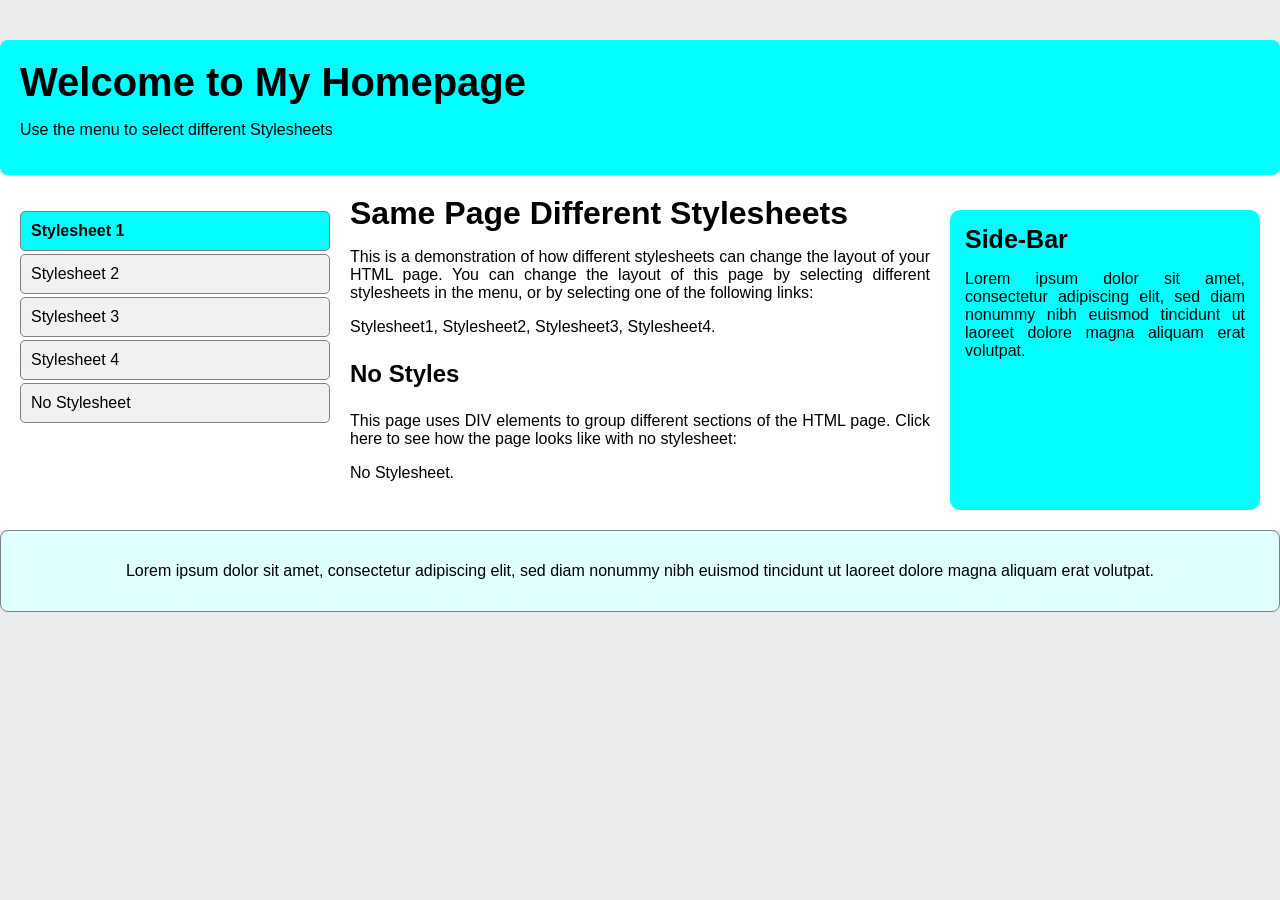
<file: Midterm Lab Task 8/analysis.html>
<!-- MLT8 index.html -->
<!doctype html>
<html lang="en">
  <head>
    <meta charset="UTF-8" />
    <title>Docs</title>
    <link rel="stylesheet" href="style.css" />
    <script src="script.js"></script>
  </head>
  <body>
    <header>
      <h1>Welcome to My Homepage</h1>
      <p>Use the menu to select different Stylesheets</p>
    </header>

    <main>
      <nav>
        <ul>
          <li>Stylesheet 1</li>
          <li>Stylesheet 2</li>
          <li>Stylesheet 3</li>
          <li>Stylesheet 4</li>
          <li>No Stylesheet</li>
        </ul>
      </nav>

      <section>
        <h2>Same Page Different Stylesheets</h2>

        <p>
          This is a demonstration of how different stylesheets can change the
          layout of your HTML page. You can change the layout of this page by
          selecting different stylesheets in the menu, or by selecting one of
          the following links:
        </p>

        <p>
          <a>Stylesheet1</a>, <a>Stylesheet2</a>, <a>Stylesheet3</a>,
          <a>Stylesheet4</a>.
        </p>

        <h3>No Styles</h3>

        <p>
          This page uses DIV elements to group different sections of the HTML
          page. Click here to see how the page looks like with no stylesheet:
        </p>

        <p><a>No Stylesheet</a>.</p>
      </section>

      <aside>
        <h3>Side-Bar</h3>
        <p>
          Lorem ipsum dolor sit amet, consectetur adipiscing elit, sed diam
          nonummy nibh euismod tincidunt ut laoreet dolore magna aliquam erat
          volutpat.
        </p>
      </aside>
    </main>

    <footer>
      <p>
        Lorem ipsum dolor sit amet, consectetur adipiscing elit, sed diam
        nonummy nibh euismod tincidunt ut laoreet dolore magna aliquam erat
        volutpat.
      </p>
    </footer>
  </body>
</html>
</file>
<file: Midterm Lab Task 8/style.css>
/* MLT8 style.css */
* {
  box-sizing: border-box;
  font-family: Arial, Helvetica, sans-serif;
}

p {
  text-align: justify;
}

body.theme-1 {
  background-color: #eaebec;
  margin: 0;
  padding: 40px 0;
  width: 100%;
  color: black;
}

.theme-1 header,
.theme-1 main,
.theme-1 footer {
  width: 100%;
  margin: 0 auto;
  padding-left: 40px;
  padding-right: 40px;
}

.theme-1 header {
  background-color: cyan;
  color: black;
  padding: 20px;
  border-radius: 8px;
}

.theme-1 header h1 {
  margin: 0;
  font-size: 40px;
}

.theme-1 main {
  margin-top: 0;
  background-color: white;
  padding: 20px;
  overflow: hidden;
}

.theme-1 nav {
  width: 25%;
  float: left;
}

.theme-1 nav ul {
  list-style: none;
  padding: 0;
}

.theme-1 nav li {
  background-color: rgb(243, 240, 240);
  padding: 10px;
  margin-bottom: 3px;
  border-radius: 5px;
  border: 1px solid gray;
  color: black;
  cursor: pointer;
  text-align: left;
  font-size: medium;
  font-weight: normal;
}

.theme-1 nav li:hover {
  background-color: cyan;
  color: black;
  font-weight: bold;
}

.theme-1 nav li.active {
  background-color: cyan;
  color: black;
  font-weight: bold;
}

.theme-1 section {
  width: 50%;
  float: left;
  padding: 0 20px;
}

.theme-1 section h2 {
  font-size: xx-large;
  color: black;
  margin-top: unset;
  margin-bottom: unset;
}

.theme-1 section p {
  font-size: medium;
}

.theme-1 section a {
  color: black;
  text-decoration: none;
}

.theme-1 section a:hover {
  color: #4b4b52;
}

.theme-1 section h3 {
  font-size: x-large;
}

.theme-1 aside {
  margin-top: 15px;
  height: 300px;
  width: 25%;
  float: left;
  padding: 15px;
  background-color: cyan;
  color: black;
  border-radius: 10px;
}

.theme-1 aside h3 {
  font-size: 25px;
  color: black;
  margin-top: unset;
  margin-bottom: unset;
}

.theme-1 footer {
  clear: both;
  margin-top: 0;
  border: 1px solid gray;
  background-color: lightcyan;
  padding: 15px;
  border-radius: 8px;
  color: black;
}

.theme-1 footer p {
  text-align: center;
}

@media screen and (max-width: 800px) {
  .theme-1 nav,
  .theme-1 section,
  .theme-1 aside {
    width: 100%;
  }
}

/* =========================================
   THEME 2: Stylesheet 2
========================================= */

body.theme-2 {
  margin: 0;
  padding: 40px 0;
  width: 100%;
  color: #000;
}

.theme-2 header,
.theme-2 main,
.theme-2 footer {
  width: 100%;
  margin: 0 auto;
  padding-left: 20px;
  padding-right: 20px;
}

.theme-2 header {
  color: black;
  padding: 40px 20px 20px 20px;
  background-color: wheat;
  border-radius: 0;
}

.theme-2 header h1 {
  font-size: 3.5em;
  margin: 0 0 10px 0;
  font-weight: bold;
}

.theme-2 header p {
  font-size: 1.5em;
  margin: 0;
}

.theme-2 main {
  background-color: #fff;
  padding: 20px;
  overflow: hidden; 
  margin-top: 0;
}

.theme-2 nav {
  float: right;
  width: 180px;
}

.theme-2 nav ul {
  list-style: none;
  padding: 0;
  margin: 0;
}

.theme-2 nav li {
  background-color: rosybrown;
  color: #fff;
  text-align: center;
  padding: 8px;
  margin-bottom: 12px;
  border-radius: 20px;
  font-size: 16px;
  border: 2px solid lightcoral;
  font-weight: bold;
  cursor: pointer;
}

.theme-2 nav li:hover {
  background-color: white;
  color: rosybrown;
}

.theme-2 nav li.active {
  background-color: #fff;
  color: rosybrown;
}

.theme-2 section {
  float: left;
  width: calc(100% - 220px);
  padding: 0;
}

.theme-2 section h2 {
  color: coral;
  font-size: 1.8em;
  margin-top: 5px;
  margin-bottom: 15px;
}

.theme-2 section p {
  line-height: 1.5;
  margin-top: 0;
  margin-bottom: 20px;
  font-size: 14px;
}

.theme-2 section a {
  color: #4a4847;
  text-decoration: none;
}

.theme-2 section a:hover {
  color: black;
  text-decoration: none;
}

.theme-2 aside {
  clear: both;
  background-color: peachpuff;
  color: #7e7675;
  padding: 20px;
  margin: 30px -20px -20px -20px;
  height: auto;
  width: auto;
  border-radius: 0;
  float: none;
}

.theme-2 aside h3 {
  font-size: 1.4em;
  margin-top: 0;
  margin-bottom: 15px;
  color: #816d6a;
}

.theme-2 aside p {
  font-size: 14px;
  line-height: 1.5;
  margin: 0;
}

.theme-2 footer {
  color: #fff;
  padding: 20px 20px 40px 20px;
  background-color: gray;
  border: none;
  border-radius: 0;
  margin-top: 0;
}

.theme-2 footer p {
  font-size: 13px;
  line-height: 1.5;
  text-align: center;
  margin: 0 auto;
}

/* =========================================
   THEME 3: Stylesheet 3
========================================= */

/* General Body Settings */
  body.theme-3 {
  margin: 0;
  padding: 0;
  font-family: Arial, sans-serif;
  color: #333;
  background-color: #fff;
}

/* Header Section */
.theme-3 header {
  padding: 20px 40px;
}

.theme-3 header h1 {
  color: midnightblue; 
  font-size: 2.2em;
  margin-bottom: 5px;
}

/* Navigation - The horizontal button bar */
.theme-3 nav {
  background-color: #fff;
  padding: 0 40px;
}

.theme-3 nav ul {
  list-style: none;
  padding: 0;
  margin: 0;
  display: flex; /* Makes the list horizontal */
  gap: 2px;
}

.theme-3 nav li {
  background-color: black; 
  color: #fff;
  padding: 10px 25px;
  font-size: 12px;
  font-weight: bold;
  cursor: pointer;
  text-align: center;
  flex: 1; /* Makes buttons equal width */
  max-width: 150px;
}

/* The Active State (Stylesheet 3 is blue in the image) */
.theme-3 nav li.active {
  background-color: darkviolet;
  color: white;
}

.theme-3 nav li:hover {
  background-color: royalblue;
  color: white;
  opacity: 0.8;
}

/* Main Content Area */
.theme-3 main {
  padding: 20px 40px;
}

.theme-3 main h2 {
  color: midnightblue; 
  font-size: 1.5em;
}

/* The Side-Bar Box */
.theme-3 .side-bar {
  background-color: lightsteelblue;
  border-top: 1px solid #ddd;
  border-bottom: 1px solid #ddd;
  padding: 15px;
  margin-top: 20px;
  margin-left: 85px;
}

.theme-3 .side-bar h3 {
  color: #3f51b5; /* Blue heading for the sidebar */
  margin-top: 0;
  font-size: 1.1em;
}

.theme-3 .description {
  margin-top: 20px;
  margin-left: 85px;
  text-align: center;
  font-size: 0.9em;
  color: #666;
}
.theme-3 footer p {
  font-size: 13px;
  line-height: 1.5;
  margin-left: 85px;
}

/* =========================================
   THEME 4: Stylesheet 4
========================================= */

/* General Body Styles */
body.theme-4 {
  background-color: #000; /* Pitch black background */
  color: #333399;         /* Dark Blue/Purple text color */
  font-family: Arial, sans-serif;
  margin: 0;
  padding: 20px;
}

/* Header */
.theme-4 header h1 {
  color: #333399;
  font-size: 2em;
  margin-bottom: 0;
}

.theme-4 header p {
  font-size: 0.9em;
  margin-top: 5px;
}

/* Main Container - Using Flexbox for the 2-column layout */
.theme-4 main {
  display: flex;
  flex-wrap: wrap;
  gap: 20px;
  margin-top: 20px;
}

/* Navigation - Left Column */
.theme-4 nav {
  flex: 1;
  min-width: 150px;
}

.theme-3 nav ul {
  list-style-type: none;
  padding: 0;
}

.theme-4 nav li {
  color: #333399;
  text-decoration: underline;
  cursor: pointer;
  margin-bottom: 5px;
  font-size: 0.9em;
}

/* Section - Middle Column */
.theme-4 section {
  flex: 3;
  min-width: 300px;
}

.theme-4 section h2 {
  color: #333399;
  border-bottom: 1px solid #333399;
  padding-bottom: 10px;
}

.theme-4 section a {
  color: #333399;
  text-decoration: underline;
}

/* Sidebar - Right Column Box */
.theme-4 aside {
  flex: 1;
  min-width: 200px;
  border: 1px solid #fff; /* White border as seen in image */
  padding: 15px;
  height: fit-content;
}

.theme-4 aside h3 {
  color: #fff;
  margin-top: 0;
  font-size: 1em;
}

.theme-4 aside p {
  color: #ccc; /* Slightly lighter gray for sidebar text */
  font-size: 0.85em;
  line-height: 1.4;
}

/* Footer - Full Width at Bottom */
.theme-4 footer {
  width: 100%;
  margin-top: 30px;
  padding-top: 10px;
  border-top: 2px solid #333;
}

.theme-4 footer p {
  color: #fff;
  font-size: 0.8em;
  text-align: center;
}
</file>
